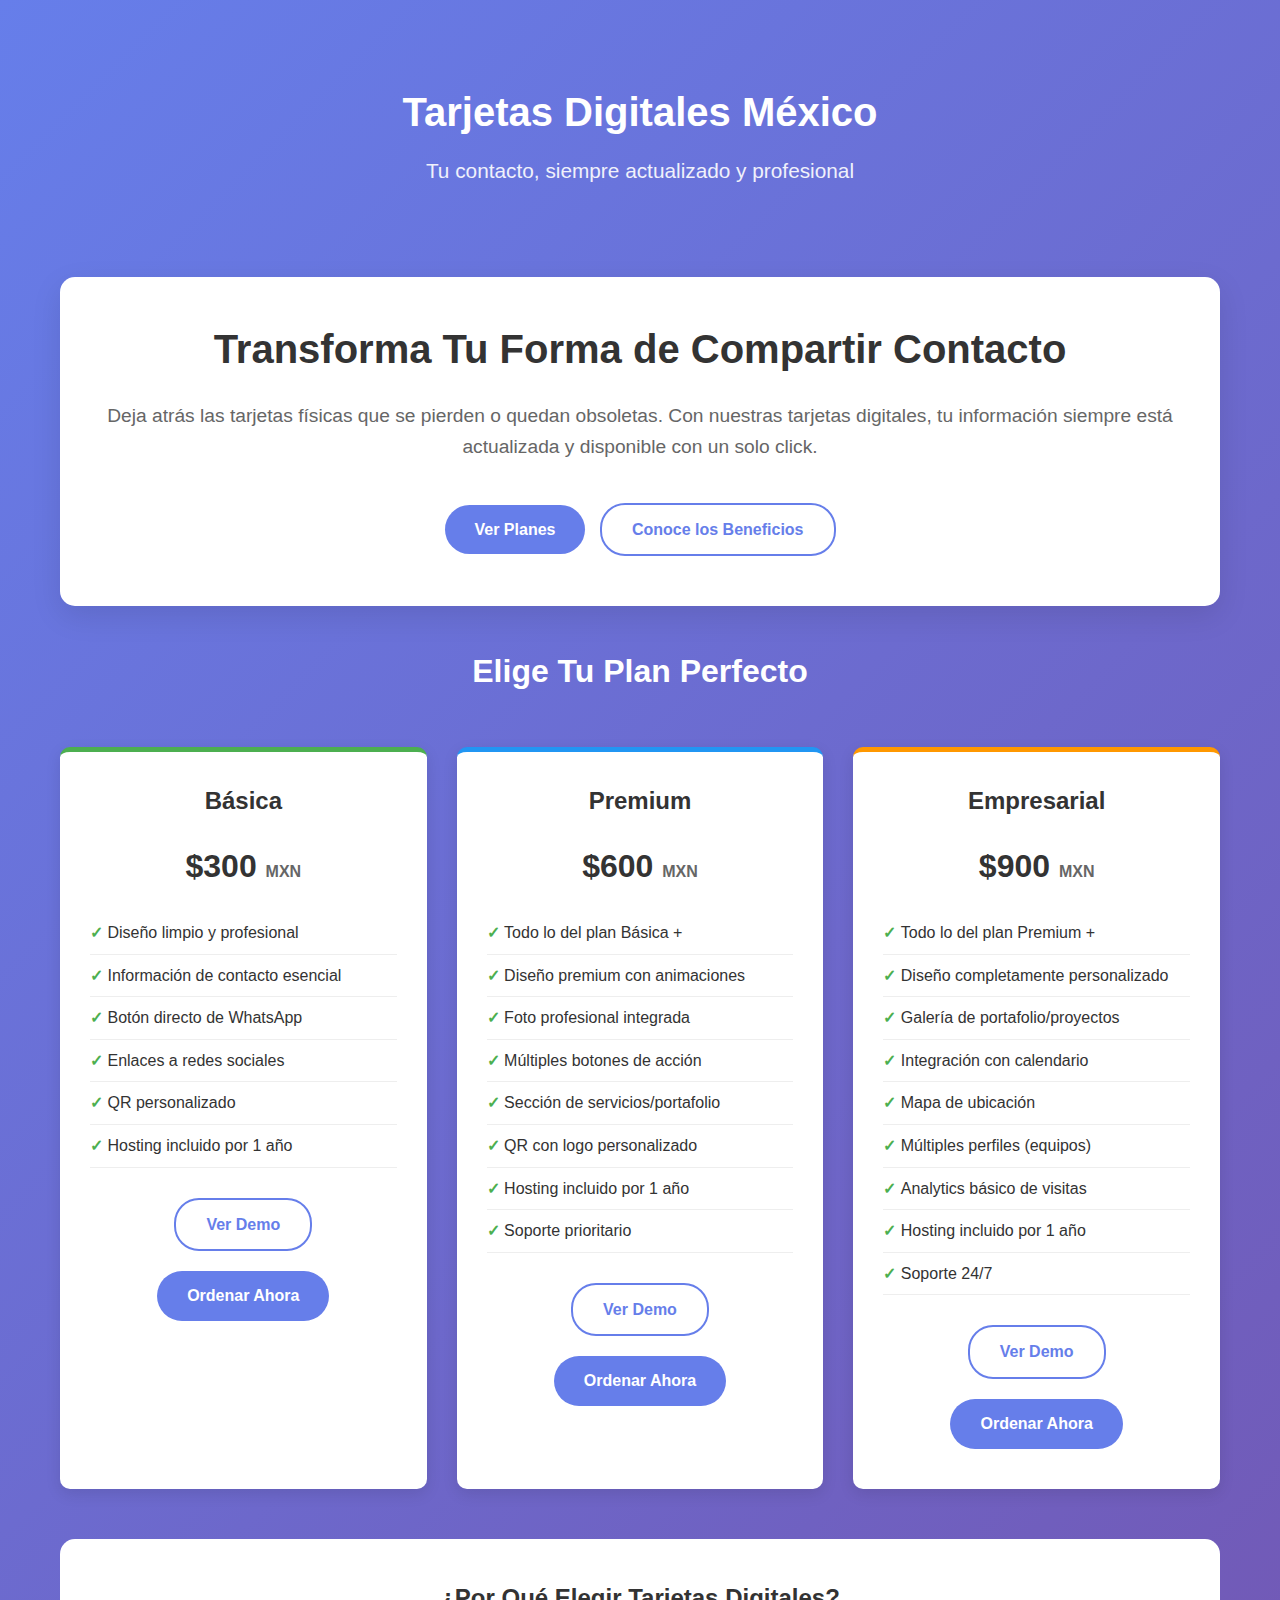
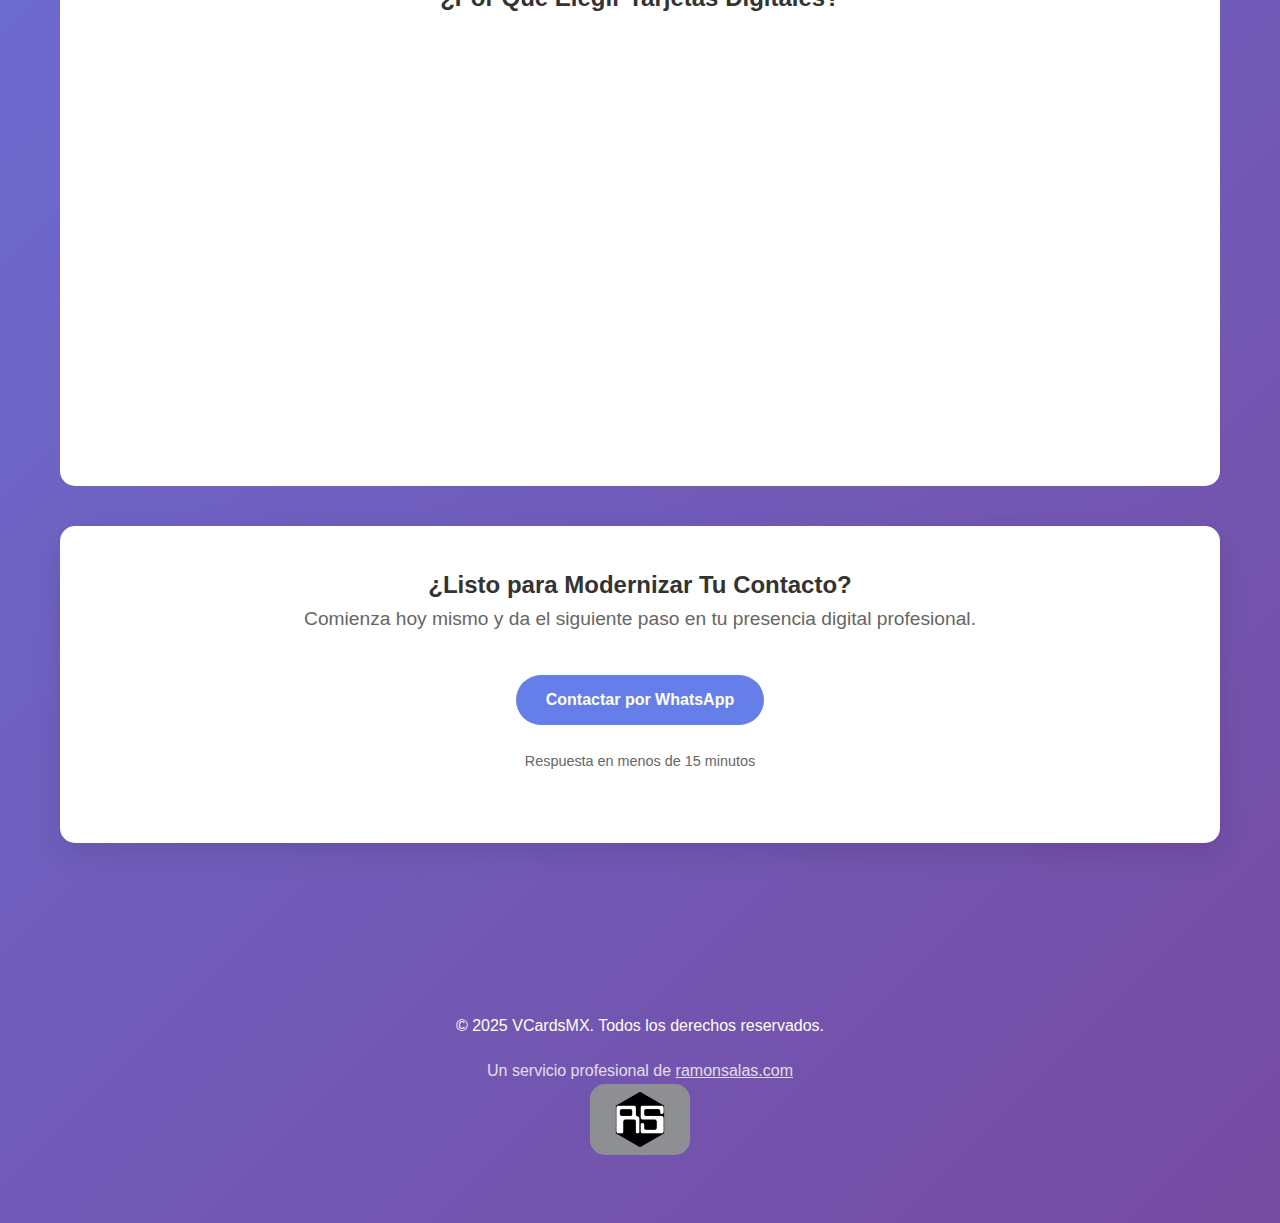
<file: index.html>
<!DOCTYPE html>
<html lang="es">
<head>
    <meta charset="UTF-8">
    <meta name="viewport" content="width=device-width, initial-scale=1.0">
    <title>Tarjetas Digitales Profesionales | Transforma Tu Contacto</title>
    <style>
        /* Estilos básicos y modernos */
        * {
            margin: 0;
            padding: 0;
            box-sizing: border-box;
        }

        body {
            font-family: 'Arial', sans-serif;
            line-height: 1.6;
            color: #333;
            background: linear-gradient(135deg, #667eea 0%, #764ba2 100%);
            min-height: 100vh;
        }

        .container {
            max-width: 1200px;
            margin: 0 auto;
            padding: 20px;
        }

        /* Header */
        header {
            text-align: center;
            padding: 60px 20px;
            color: white;
        }

        .logo {
            font-size: 2.5em;
            font-weight: bold;
            margin-bottom: 10px;
        }

        .tagline {
            font-size: 1.3em;
            opacity: 0.9;
            margin-bottom: 30px;
        }

        /* Hero Section */
        .hero {
            background: white;
            border-radius: 15px;
            padding: 40px;
            margin-bottom: 40px;
            box-shadow: 0 10px 30px rgba(0,0,0,0.1);
            text-align: center;
        }

        .hero h1 {
            font-size: 2.5em;
            margin-bottom: 20px;
            color: #333;
        }

        .hero p {
            font-size: 1.2em;
            margin-bottom: 30px;
            color: #666;
        }

        /* Planes */
        .planes {
            display: grid;
            grid-template-columns: repeat(auto-fit, minmax(300px, 1fr));
            gap: 30px;
            margin: 50px 0;
        }

        .plan {
            background: white;
            border-radius: 10px;
            padding: 30px;
            text-align: center;
            box-shadow: 0 5px 15px rgba(0,0,0,0.1);
            transition: transform 0.3s ease;
        }

        .plan:hover {
            transform: translateY(-5px);
        }

        .plan.basica {
            border-top: 5px solid #4CAF50;
        }

        .plan.premium {
            border-top: 5px solid #2196F3;
        }

        .plan.empresarial {
            border-top: 5px solid #FF9800;
        }

        .plan h3 {
            font-size: 1.5em;
            margin-bottom: 15px;
            color: #333;
        }

        .precio {
            font-size: 2em;
            font-weight: bold;
            margin: 20px 0;
            color: #333;
        }

        .precio span {
            font-size: 0.5em;
            color: #666;
        }

        .caracteristicas {
            list-style: none;
            margin: 20px 0;
            text-align: left;
        }

        .caracteristicas li {
            padding: 8px 0;
            border-bottom: 1px solid #eee;
        }

        .caracteristicas li:before {
            content: "✓ ";
            color: #4CAF50;
            font-weight: bold;
        }

        /* Botones */
        .btn {
            display: inline-block;
            padding: 12px 30px;
            background: #667eea;
            color: white;
            text-decoration: none;
            border-radius: 25px;
            font-weight: bold;
            transition: all 0.3s ease;
            border: none;
            cursor: pointer;
            margin: 10px 5px;
        }

        .btn:hover {
            background: #5a6fd8;
            transform: translateY(-2px);
        }

        .btn-demo {
            background: transparent;
            border: 2px solid #667eea;
            color: #667eea;
        }

        .btn-demo:hover {
            background: #667eea;
            color: white;
        }

        /* Beneficios */
        .beneficios {
            background: white;
            border-radius: 15px;
            padding: 40px;
            margin: 40px 0;
        }

        .beneficios h2 {
            text-align: center;
            margin-bottom: 30px;
            color: #333;
        }

        .grid-beneficios {
            display: grid;
            grid-template-columns: repeat(auto-fit, minmax(250px, 1fr));
            gap: 20px;
        }

        .beneficio {
            text-align: center;
            padding: 20px;
        }

        .beneficio h3 {
            color: #667eea;
            margin: 15px 0;
        }

        /* Footer */
        footer {
            text-align: center;
            padding: 40px 20px;
            color: white;
            margin-top: 50px;
        }

        .creditos {
            opacity: 0.8;
            margin-top: 20px;
        }

        /* Responsive */
        @media (max-width: 768px) {
            .hero h1 {
                font-size: 2em;
            }
            
            .planes {
                grid-template-columns: 1fr;
            }
            
            .plan {
                margin-bottom: 20px;
            }
        }
    </style>
</head>
<body>
    <div class="container">
        <!-- Header -->
        <header>
            <div class="logo">Tarjetas Digitales México</div>
            <div class="tagline">Tu contacto, siempre actualizado y profesional</div>
        </header>

        <!-- Hero Section -->
        <section class="hero">
            <h1>Transforma Tu Forma de Compartir Contacto</h1>
            <p>Deja atrás las tarjetas físicas que se pierden o quedan obsoletas. Con nuestras tarjetas digitales, tu información siempre está actualizada y disponible con un solo click.</p>
            <a href="#planes" class="btn">Ver Planes</a>
            <a href="#beneficios" class="btn btn-demo">Conoce los Beneficios</a>
        </section>

        <!-- Planes -->
        <section id="planes">
            <h2 style="text-align: center; color: white; margin-bottom: 30px; font-size: 2em;">Elige Tu Plan Perfecto</h2>
            
            <div class="planes">
                <!-- Plan Básica -->
                <div class="plan basica">
                    <h3>Básica</h3>
                    <div class="precio">$300 <span>MXN</span></div>
                    <ul class="caracteristicas">
                        <li>Diseño limpio y profesional</li>
                        <li>Información de contacto esencial</li>
                        <li>Botón directo de WhatsApp</li>
                        <li>Enlaces a redes sociales</li>
                        <li>QR personalizado</li>
                        <li>Hosting incluido por 1 año</li>
                    </ul>
                    <a href="demo/basica.html" class="btn btn-demo" target="_blank">Ver Demo</a>
                    <a href="https://wa.me/524447022589?text=Hola,%20me%20interesa%20el%20plan%20Básica" class="btn" target="_blank">Ordenar Ahora</a>
                </div>

                <!-- Plan Premium -->
                <div class="plan premium">
                    <h3>Premium</h3>
                    <div class="precio">$600 <span>MXN</span></div>
                    <ul class="caracteristicas">
                        <li>Todo lo del plan Básica +</li>
                        <li>Diseño premium con animaciones</li>
                        <li>Foto profesional integrada</li>
                        <li>Múltiples botones de acción</li>
                        <li>Sección de servicios/portafolio</li>
                        <li>QR con logo personalizado</li>
                        <li>Hosting incluido por 1 año</li>
                        <li>Soporte prioritario</li>
                    </ul>
                    <a href="/demo/premium.html" class="btn btn-demo" target="_blank">Ver Demo</a>
                    <a href="https://wa.me/524447022589?text=Hola,%20me%20interesa%20el%20plan%20Premium" class="btn" target="_blank">Ordenar Ahora</a>
                </div>

                <!-- Plan Empresarial -->
                <div class="plan empresarial">
                    <h3>Empresarial</h3>
                    <div class="precio">$900 <span>MXN</span></div>
                    <ul class="caracteristicas">
                        <li>Todo lo del plan Premium +</li>
                        <li>Diseño completamente personalizado</li>
                        <li>Galería de portafolio/proyectos</li>
                        <li>Integración con calendario</li>
                        <li>Mapa de ubicación</li>
                        <li>Múltiples perfiles (equipos)</li>
                        <li>Analytics básico de visitas</li>
                        <li>Hosting incluido por 1 año</li>
                        <li>Soporte 24/7</li>
                    </ul>
                    <a href="/demo/empresarial.html" class="btn btn-demo" target="_blank">Ver Demo</a>
                    <a href="https://wa.me/524447022589?text=Hola,%20me%20interesa%20el%20plan%20Empresarial" class="btn" target="_blank">Ordenar Ahora</a>
                </div>
            </div>
        </section>

        <!-- Beneficios -->
        <section id="beneficios" class="beneficios">
            <h2>¿Por Qué Elegir Tarjetas Digitales?</h2>
            <div class="grid-beneficios">
                <div class="beneficio">
                    <h3>🚀 Siempre Actualizada</h3>
                    <p>Cambias tu número o email una vez y todos tus contactos lo ven actualizado al instante.</p>
                </div>
                <div class="beneficio">
                    <h3>📱 Fácil de Compartir</h3>
                    <p>Comparte tu contacto por WhatsApp, email, redes sociales o con un simple código QR.</p>
                </div>
                <div class="beneficio">
                    <h3>💼 Profesional</h3>
                    <p>Demuestra que tu negocio está a la vanguardia tecnológica y genera más confianza.</p>
                </div>
                <div class="beneficio">
                    <h3>🌍 Ecológico</h3>
                    <p>Reduce el uso de papel y plástico. Una solución moderna y sustentable.</p>
                </div>
                <div class="beneficio">
                    <h3>⏰ Ahorra Tiempo</h3>
                    <p>Tus clientes guardan tu contacto automáticamente, sin tener que escribir nada.</p>
                </div>
                <div class="beneficio">
                    <h3>📈 Conversiones</h3>
                    <p>Botones de acción directa que aumentan las llamadas, mensajes y visitas a tu sitio.</p>
                </div>
            </div>
        </section>

        <!-- CTA Final -->
        <section class="hero">
            <h2>¿Listo para Modernizar Tu Contacto?</h2>
            <p>Comienza hoy mismo y da el siguiente paso en tu presencia digital profesional.</p>
            <a href="https://wa.me/524447022589?text=Hola,%20quiero%20más%20información%20sobre%20las%20tarjetas%20digitales" class="btn" target="_blank">Contactar por WhatsApp</a>
            <p style="margin-top: 15px; font-size: 0.9em; color: #666;">Respuesta en menos de 15 minutos</p>
        </section>
    </div>

    <!-- Footer -->
    <footer>
        <div class="container">
            <p>&copy; 2025 VCardsMX. Todos los derechos reservados.</p>
            <p class="creditos">Un servicio profesional de <a href="https://ramonsalas.com" style="color: white;">ramonsalas.com</a></p>
            <img src="assets\imgs\logo RS white theme.png" alt=""
            style="width: 100px;
            border-radius: 15px;"
            >
        </div>
    </footer>

    <script>
        // Smooth scroll para los enlaces internos
        document.querySelectorAll('a[href^="#"]').forEach(anchor => {
            anchor.addEventListener('click', function (e) {
                e.preventDefault();
                document.querySelector(this.getAttribute('href')).scrollIntoView({
                    behavior: 'smooth'
                });
            });
        });

        // Efecto de aparición suave al hacer scroll
        const observerOptions = {
            threshold: 0.1,
            rootMargin: '0px 0px -50px 0px'
        };

        const observer = new IntersectionObserver((entries) => {
            entries.forEach(entry => {
                if (entry.isIntersecting) {
                    entry.target.style.opacity = '1';
                    entry.target.style.transform = 'translateY(0)';
                }
            });
        }, observerOptions);

        // Aplicar a las secciones
        document.querySelectorAll('.plan, .beneficio').forEach(el => {
            el.style.opacity = '0';
            el.style.transform = 'translateY(20px)';
            el.style.transition = 'opacity 0.6s ease, transform 0.6s ease';
            observer.observe(el);
        });
    </script>
</body>
</html>
</file>
